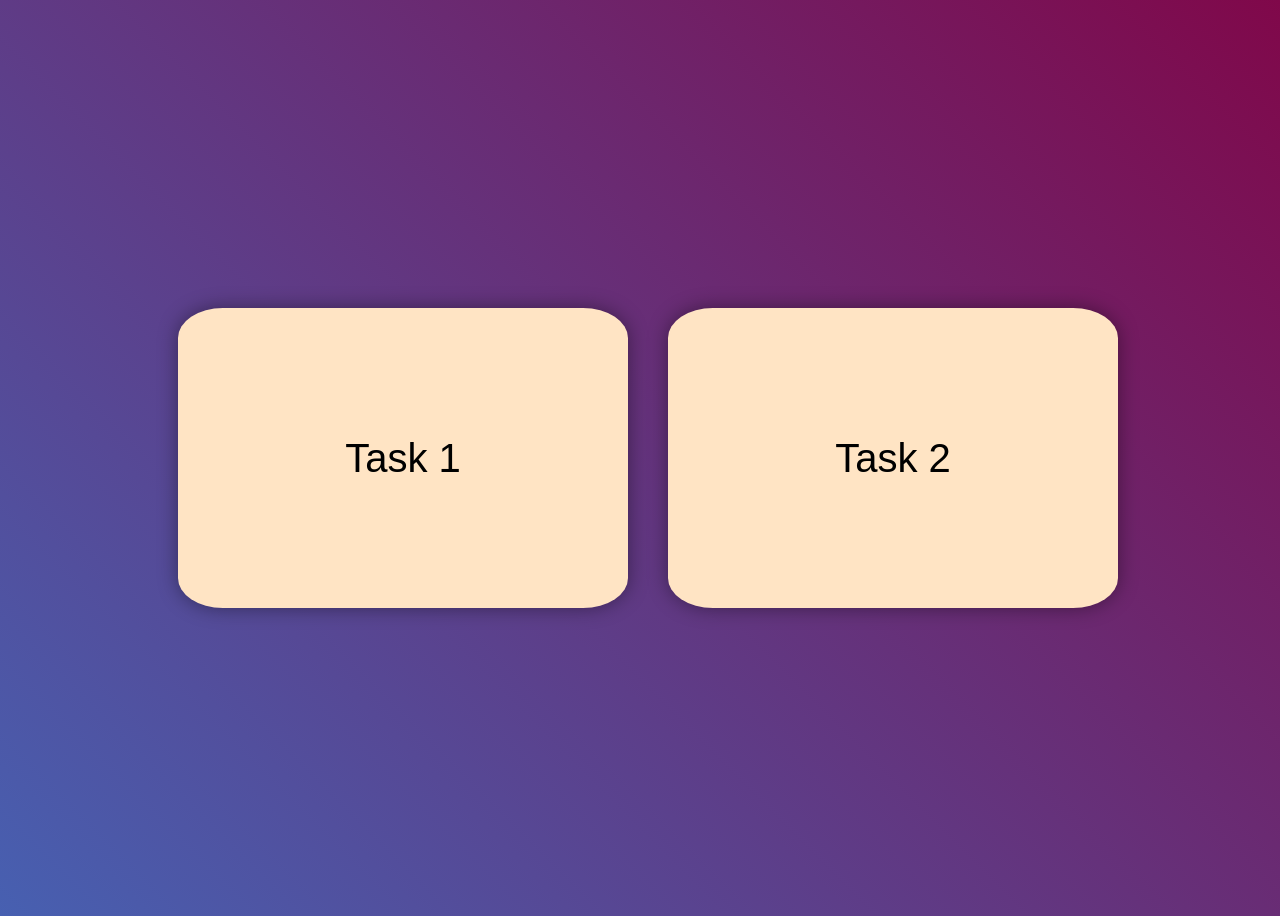
<file: index.html>
<!DOCTYPE html>
<html lang="en">
<head>
    <meta charset="UTF-8">
    <meta http-equiv="X-UA-Compatible" content="IE=edge">
    <meta name="viewport" content="width=device-width, initial-scale=1.0">
    <title>Lab_5_Heorhii_Nosal</title>
    <link rel="stylesheet" href="./css/style.css">
</head>
<body>
   <section>
       <div>
        <button onclick="window.location.href='./index/goods.html'">
           Task 1
        </button>
        <button onclick="window.location.href='./index/index_2.html'">
            Task 2
         </button> 
       </div>
   </section> 
   <script src="./JS/script_0.js"></script>
</body>
</html>
</file>
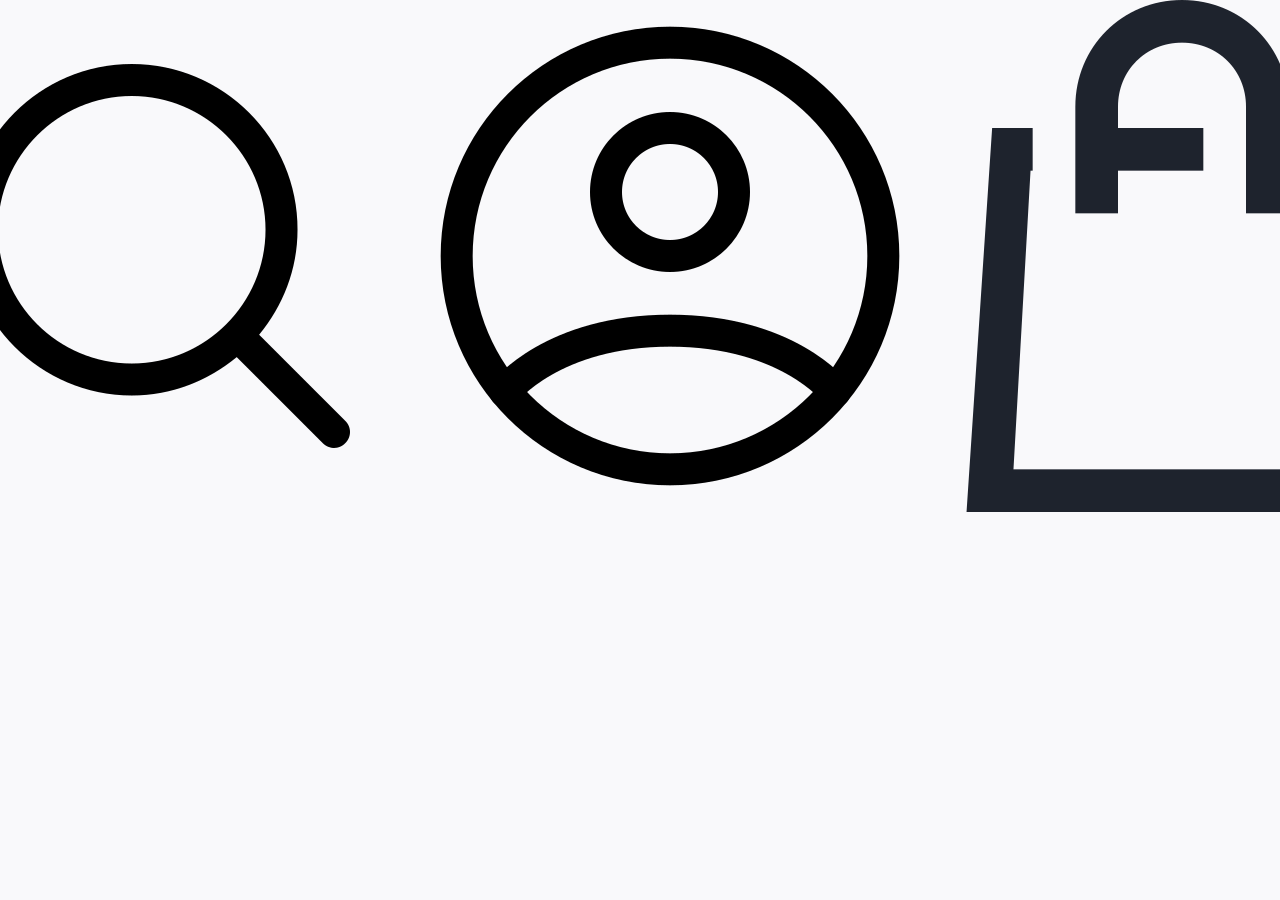
<file: index/cart.html>
<!DOCTYPE html>
<html lang="en">
<head>
    <meta charset="UTF-8">
    <meta http-equiv="X-UA-Compatible" content="IE=edge">
    <meta name="viewport" content="width=device-width, initial-scale=1.0">
    <title>Lab_5_Heorhii_Nosal</title>
    <link rel="stylesheet" href="../css/style_cart.css">
</head>
<body>
    <header>
        <div>
            Bookva
        </div>
        <nav>
            <a href="./goods.html">
                <img src="../img/5349754_explore_find_magnifier_magnifying glass_search_icon.png">
            </a>
            <a>
                <img src="../img/9042880_profile_circled_icon.png">
            </a>
            <a href="./cart.html">
                <img src="../img/2638312_bag_buy_cart_e-commerce_marketing_icon.png">
            </a>
        </nav>
    </header>
    <section>
    </section>
</body>
<script src="../JS/script_cart.js"></script>
</html>
</file>
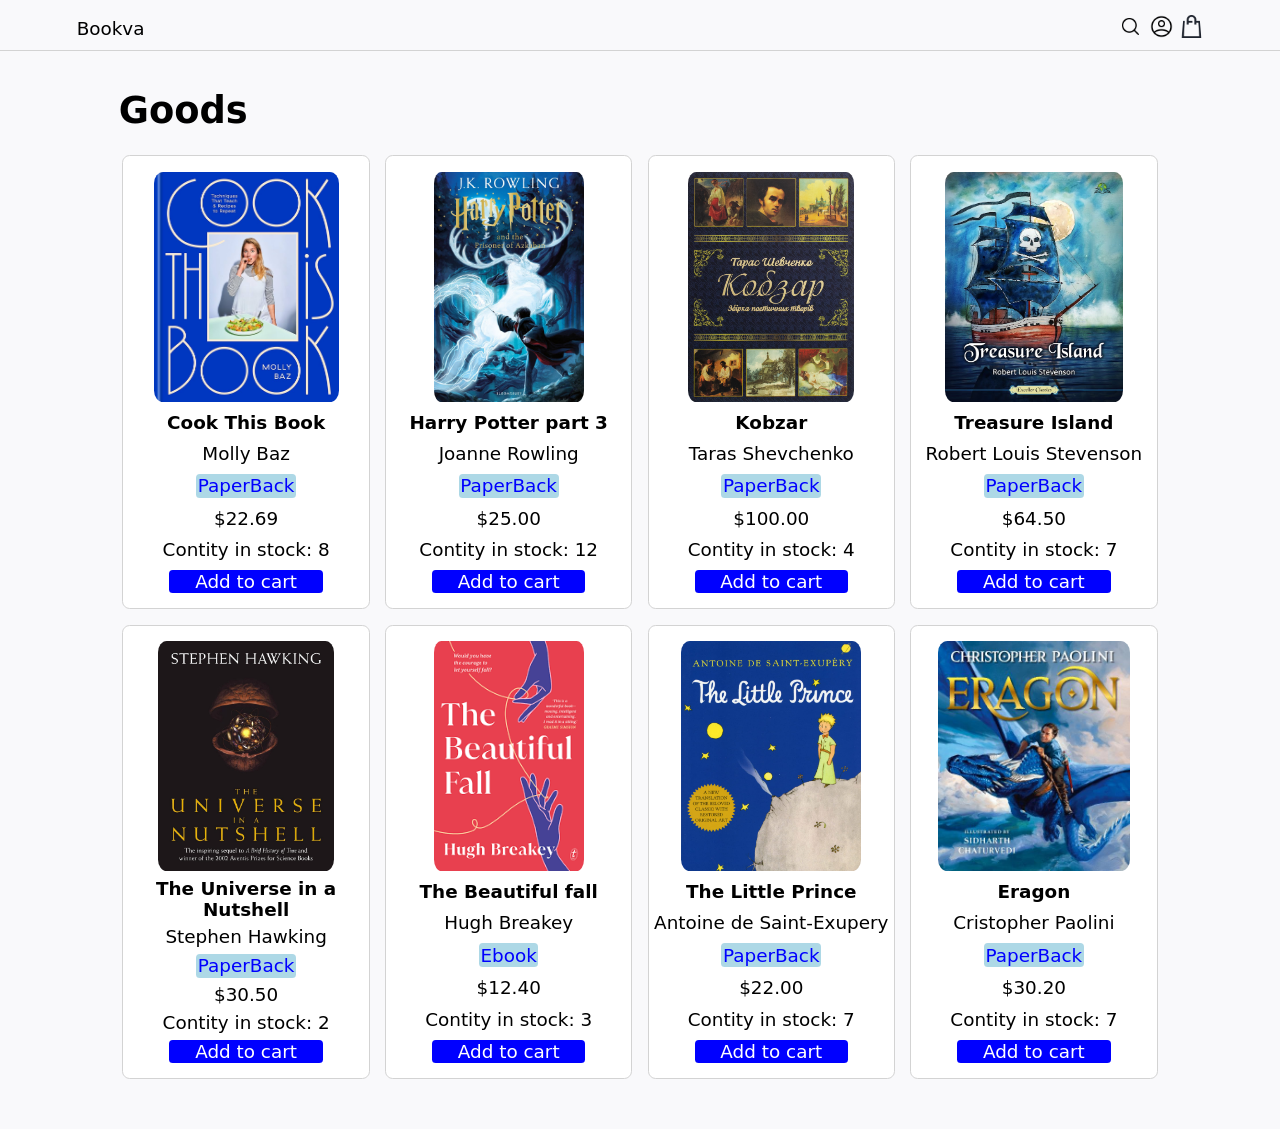
<file: index/goods.html>
<!DOCTYPE html>
<html lang="en">
<head>
    <meta charset="UTF-8">
    <meta http-equiv="X-UA-Compatible" content="IE=edge">
    <meta name="viewport" content="width=device-width, initial-scale=1.0">
    <title>Lab_5_Heorhii_Nosal</title>
    <link rel="stylesheet" href="../css/style_goods.css">
</head>
<body>
    <header>
        <div>
            Bookva
        </div>
        <nav>
            <a href="./goods.html">
                <img src="../img/5349754_explore_find_magnifier_magnifying glass_search_icon.png">
            </a>
            <a>
                <img src="../img/9042880_profile_circled_icon.png">
            </a>
            <a href="./cart.html">
                <img src="../img/2638312_bag_buy_cart_e-commerce_marketing_icon.png">
            </a>
        </nav>
    </header>    
        <section>
            <h1>
                Goods
            </h1>
            <div id="main">
            </div>
        </section>
        <script src="../JS/script_goods.js"></script>
</body>
</html>
</file>
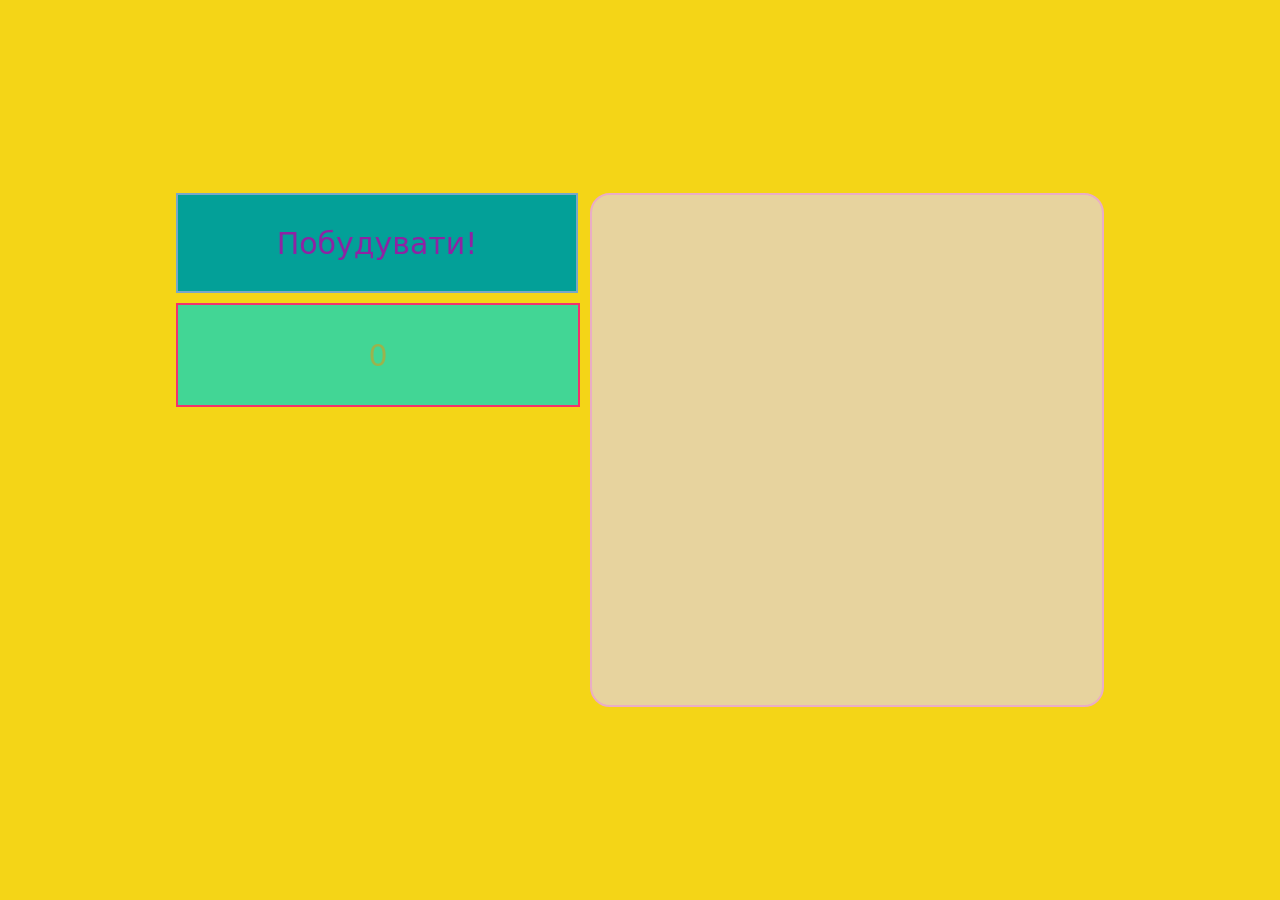
<file: index/index_2.html>
<!DOCTYPE html>
<html lang="en">
<head>
    <meta charset="UTF-8">
    <meta http-equiv="X-UA-Compatible" content="IE=edge">
    <meta name="viewport" content="width=device-width, initial-scale=1.0">
    <title>Lab_5_Heorhii_Nosal</title>
    <link rel="stylesheet" href="../css/style_quet_two.css">
</head>
<body>
    <section>
        <div>
            <button id="create_elem">
                Побудувати!
            </button>
            <label id="count">
                0
            </label>
        </div>
        <div id="drawing_field"><spn></spn></div>
    </section>
</body>
<script src="../JS/script_2.js"></script>
</html>
</file>
<file: css/style.css>
:root
{
    --size:10px;
}
body
{
    background: linear-gradient(45deg,#4760b1,#80084a);
    width:100%;
    height:100vh;
    overflow-y: hidden;
    overflow-x: hidden;
}
button
{
    width:calc(var(--size)*45);
    height:calc(var(--size)*30);
    margin:calc(var(--size)*2);
    background-color: bisque;
    border-radius: 10%;
    font-size: calc(var(--size)*4);
    border:none;
    box-shadow: 0px 0px calc(var(--size)*2) rgba(0,0,0,0.4);
}
button:hover
{
    box-shadow: 0px 0px calc(var(--size)*2.5) rgba(0,0,0,0.8);
}
button:active
{
    box-shadow: 0px 0px calc(var(--size)*3) rgba(0,0,0,1);
}
div
{
    display: flex;
    justify-content: center;
    align-items: center;
    height: 100vh;
    width: 100%;
}
</file>
<file: css/style_cart.css>
:root
{
   --pad:calc(var(--size)*15);
   --goods:calc(var(--size));
   --items:calc(var(--size));
   --hed:calc(var(--size));
   --hed:calc(var(--size));
   --total:calc(var(--size));
}
*
{
    font-size: calc(var(--size)*2.4);
    font-family: system-ui, -apple-system, BlinkMacSystemFont, 'Segoe UI', Roboto, Oxygen, Ubuntu, Cantarell, 'Open Sans', 'Helvetica Neue', sans-serif;;
}
body
{
    margin: 0px;
    background-color: #f9f9fb;
}
button 
{
    cursor:pointer;
}
header
{
   width:calc(100% - var(--pad)*2);
   height:auto;
   display:flex;
   flex-direction: row;
   justify-content: center;
   align-items: center;
   padding-left:var(--pad);
   padding-right:var(--pad);
   padding-top:calc(var(--hed)*2);
   padding-bottom:var(--hed);
   border-bottom: calc(var(--hed)*0.1) solid lightgray;
}
header > nav > a > img, header > nav > button > img
{
    height:calc(var(--hed)*3);
    width:calc(var(--hed)*3);
}
nav
{
    margin-left: auto;
    display:flex;
    gap:calc(var(--hed));
}
nav > button
{
    background: none;
    border: none;
}
section
{
    padding-left:var(--pad);
    padding-right:var(--pad);
}
section > div
{
    display: grid;
    grid-template-columns: 4fr 2fr;
    gap:calc(var(--size)*2);
} 
h1
{
font-size: 2em;
margin-top:calc(var(--size)*5);
margin-bottom: calc(var(--size)*3);
}
section > div > div > div > p
{
    font-size: 0.75em;
    display: inline-block;
    margin-top:0px;
    margin-bottom: calc(var(--size));
}
section > div > div > div
{
    display: flex;
    justify-content: space-between;
}
.t2
{
    color: red;
    border: none;
    background: none;
    padding: none;
    margin-bottom: calc(var(--size));
}
.goods-container
{
    width:calc(var(--goods)*73);
    border-radius: var(--goods) ;
    height:calc(var(--goods)*16);
    background-color: #ffffff;
    border:calc(var(--goods)*0.1) solid lightgrey;
    padding:calc(var(--goods)*1.5);
    display: flex;
    align-items: center;
    flex-direction: row;
    justify-content: left;
    margin-bottom: calc(var(--goods)*2);
}
.goods-container_img
{
    height:calc(var(--goods)*16);
    object-fit: contain;
    border-radius: 5%;
}
.book-description
{
    margin-right:var(--goods);
    width:calc(var(--goods)*22);
    display: flex;
    flex-direction: column;
    justify-content: space-between;
    height:85%;
}
.book-description *
{
    font-size: 0.8em;
    margin:0px;
}
.book-description > span
{
    background-color: lightblue;
    color: blue;
    width:min-content;
    border-radius:calc(var(--goods)*0.5);
    padding:calc(var(--goods)*0.2);
    padding-left:var(--goods) ;
    padding-right:var(--goods);
}
.count
{
    border:calc(var(--goods)*0.1) solid lightgrey;
    border-radius: calc(var(--goods)*0.5);
    height:30%;
    width:calc(var(--goods)*20);
    display: flex;
    flex-direction: row;
    justify-content: space-between;
    align-items: center;
    padding-left: calc(var(--goods)*1);
    padding-right: calc(var(--goods)*1);
}
.count > button
{
    background: transparent;
    border: none;
    height:auto;
    width: auto;
}
.count *
{
    font-size: 1.4em;
    display: flex;
    align-items: center;
    align-self: center;
    text-align: center;
}
.right
{
    display: flex;
    flex-direction: column;
    justify-content: space-between;
    height: 100%;
    margin-left: auto;
}
.actions
{
    display: flex;
    gap:calc(var(--goods)*2);
}
.actions > button 
{
    background: transparent;
    border: none;
}
.price
{
    margin-left: auto;
}
button > img
{
    height:calc(var(--goods)*3);
    object-fit: contain;
}
.total_box
{
    background-color: #ffffff;
    border:calc(var(--total)*0.1) solid lightgray;
    border-radius:var(--total);
    margin-top:calc(var(--total)*4.4);
    max-height:fit-content;
    padding:calc(var(--total)*1.5);
    width:calc(var(--total) * 40);
    display:flex;
    flex-direction: column;
}
.items
{
    display: flex;
    flex-direction: column;
    gap: calc(var(--items));
    padding-bottom: calc(var(--items)*1.5);
    border-bottom: calc(var(--items)*0.1) solid lightgray;
    margin-bottom: calc(var(--items)*2);
}
.item
{
   display: flex;
   justify-content: space-between;
}
.item > span 
{
    max-width: 80%;
    word-wrap: break-word;
    overflow-wrap: break-word;
}
.selectcode
{
    border: none;
    background: transparent;
}
.promocode
{
    margin-bottom:calc(var(--total)*1);
}
.promocode, .promocode > button
{
    color: blue;
}
#total
{
    margin-bottom:calc(var(--total)*1);
}
.checkout
{
    border: none;
    border-radius:calc(var(--total)*0.5);
    background-color: blue;
    color: white;
    display:flex;
    justify-content: center;
    align-items: center;
    width:100%;
    padding-top:calc(var(--total)*0.5);
    padding-bottom: calc(var(--total)*0.5);
}
.checkout:hover
{
   box-shadow:0 0 var(--good) 0 rgba(0, 0, 255,0.8);
   cursor: pointer;
}
.checkout:active
{
   box-shadow:0 0 calc(var(--good)*1.5) 0 rgba(0, 0, 255,1);
   cursor: pointer;
}
.empty_massage
{
    font-size: 2em;
}
@media(max-width:500px)
{
#main
{
    display: flex;
    flex-direction:column;

}
:root
{
   --goods:calc(var(--size)*1.82);
   --pad:calc(var(--size)*6);
   --hed:calc(var(--size)*1.5);
   --total:calc(var(--size)*3.22);
}
*
{
    font-size:calc(var(--size)*4);
}
.total_box{
    margin-top: 0px;
}
}
</file>
<file: css/style_goods.css>
:root
{
   --size:10px;
   --pad:calc(var(--size)*10);
   --good:calc(var(--size));
   --hed:calc(var(--size));
}
*
{
    font-size: calc(var(--size)*2.4);
    font-family: system-ui, -apple-system, BlinkMacSystemFont, 'Segoe UI', Roboto, Oxygen, Ubuntu, Cantarell, 'Open Sans', 'Helvetica Neue', sans-serif;;
}
body
{
    margin: 0px;
    background-color: #f9f9fb;
}
header
{
   width:calc(100% - var(--pad)*2);
   height:auto;
   display:flex;
   flex-direction: row;
   justify-content: center;
   align-items: center;
   padding-left:var(--pad);
   padding-right:var(--pad);
   padding-top:calc(var(--hed)*2);
   padding-bottom:var(--hed);
   border-bottom: calc(var(--hed)*0.1) solid lightgray;
}
header > nav > a > img, header > nav > button > img
{
    height:calc(var(--hed)*3);
    width:calc(var(--hed)*3);
}
nav
{
    margin-left: auto;
    display:flex;
    gap:calc(var(--hed));
}
nav > button
{
    background: none;
    border: none;
}
section
{
    padding-left:var(--pad);
    padding-right:var(--pad);
}
h1
{
font-size: 2em;
margin-top:calc(var(--size)*5);
margin-bottom: calc(var(--size)*3);
margin-left:calc(var(--size)*5.5);
}
#main
{
    display: flex;
    flex-wrap: wrap;
    gap: calc(var(--size)*2);
    justify-content: center;
    padding-bottom: 50px;
}
#main > div
{
    height:calc(var(--good)*55);
    width:calc(var(--good)*32);
    border-radius: var(--good);
    background-color: white;
    border:calc(var(--good)*0.1) solid lightgrey;
    display: flex;
    flex-direction: column;
    align-items: center;
    justify-content: space-between;
    padding-top:calc(var(--good)*2);
    padding-bottom: calc(var(--good)*2);
}
#main > div > img
{
    height:calc(var(--good)*30);
    object-fit: contain;
    border-radius: 5%;
}
#main > div > h2, #main > div > p
{
    margin-top: 0px;
    margin-bottom: 0px;
    text-align: center;
}
#main > div > span
{
    background-color: lightblue;
    color: blue;
    border-radius:calc(var(--good)*0.5);
    padding: calc(var(--good)*0.2);
}
#main > div > button
{
    background-color: blue;
    border-radius:calc(var(--good)*0.5);
    color:#ffffff;
    border: none;
    width:calc(var(--good)*20);
}
#main > div >  button:hover
{
    box-shadow:0 0 var(--good) 0 rgba(0, 0, 255,0.8);
    cursor: pointer;
}
#main > div >  button:active
{
    box-shadow:0 0 calc(var(--good)*1.5) 0 rgba(0, 0, 255,1);
    cursor: pointer;
}
@media(max-width:500px)
{
    #main
    {
        display:grid;
        grid-template-columns: 1fr 1fr;
        justify-items: center; 
    }
    :root 
    {
        --good:calc(var(--size)*2);
        --hed:calc(var(--size)*2);
    }
    *
    {
        font-size: calc(var(--size)*4.2);
    }
}
</file>
<file: css/style_quet_two.css>
*
{
    font-family: system-ui, -apple-system, BlinkMacSystemFont, 'Segoe UI', Roboto, Oxygen, Ubuntu, Cantarell, 'Open Sans', 'Helvetica Neue', sans-serif;
}
:root{
    --size:10px;
    --border:rgb(255,0,0);
}
body{
    background-color: var(--color4);
}
button
{
    color:var(--color6);
    height:calc(var(--size)*10);
    width:calc(var(--size)*40.2);
    font-size: calc(var(--size)*3);
    border: calc(var(--size)*0.2) solid var(--border2);
    background-color: var(--color3);
}
label
{
    color:var(--color5);
    height:calc(var(--size)*10);
    width:calc(var(--size)*40);
    background-color: var(--color1);
    display:flex;
    align-items: center;
    justify-content: center;
    border: calc(var(--size)*0.2) solid var(--border1);
    font-size: calc(var(--size)*3);
}
#drawing_field
{
    height:calc(var(--size)*50);
    width:calc(var(--size)*50);
    background-color: var(--color2);
    border: calc(var(--size)*0.2) solid var(--border3);
    border-radius: calc(var(--size)*2);
    display: grid;
    grid-template-columns: repeat(50,var(--size));
    grid-template-rows: repeat(50,var(--size));
    gap:0px;
    padding:calc(var(--size)*0.5);
}
div
{
    display: flex;
    flex-direction: column;
    gap:var(--size);
}
section
{
    display: flex;
    flex-direction: row;
    gap:var(--size);
}
body
{
    display: flex;
    justify-content: center;
    align-items: center;
    height: 100vh;
    margin: 0px;
}
</file>
